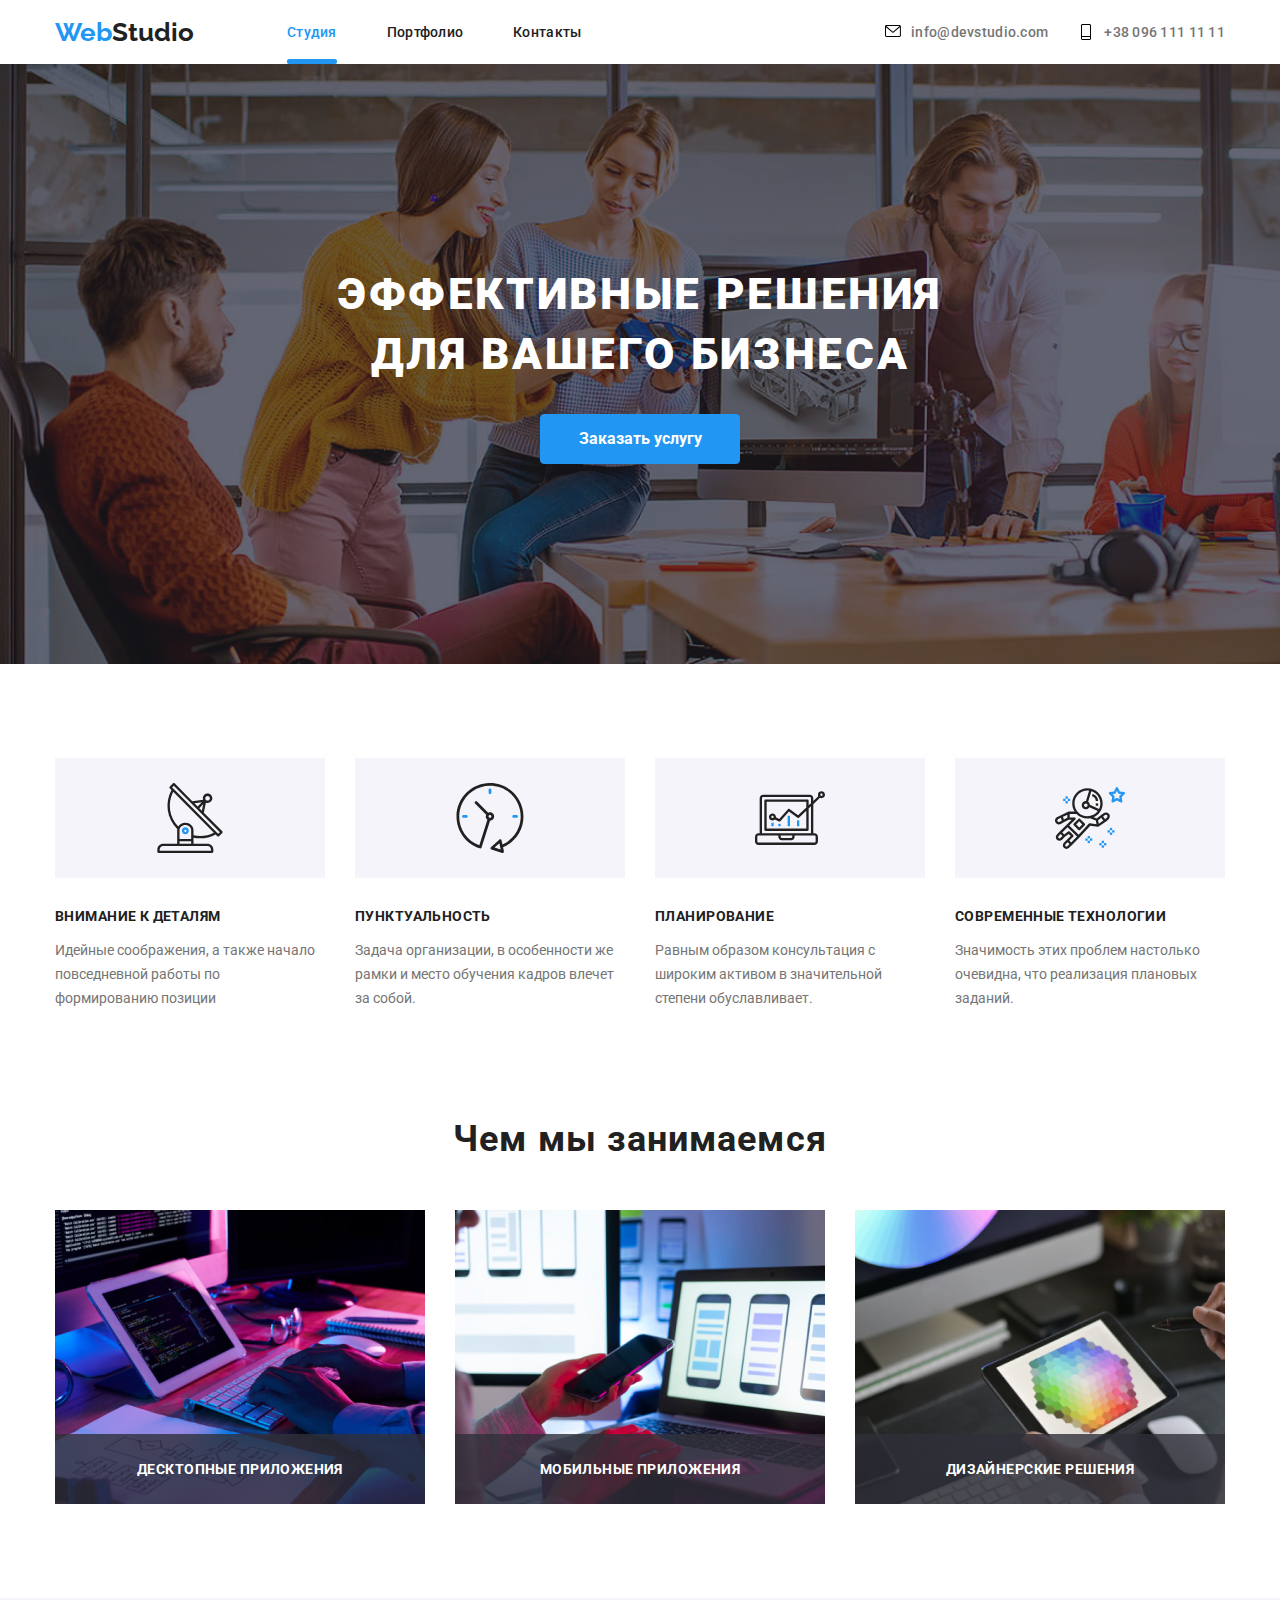
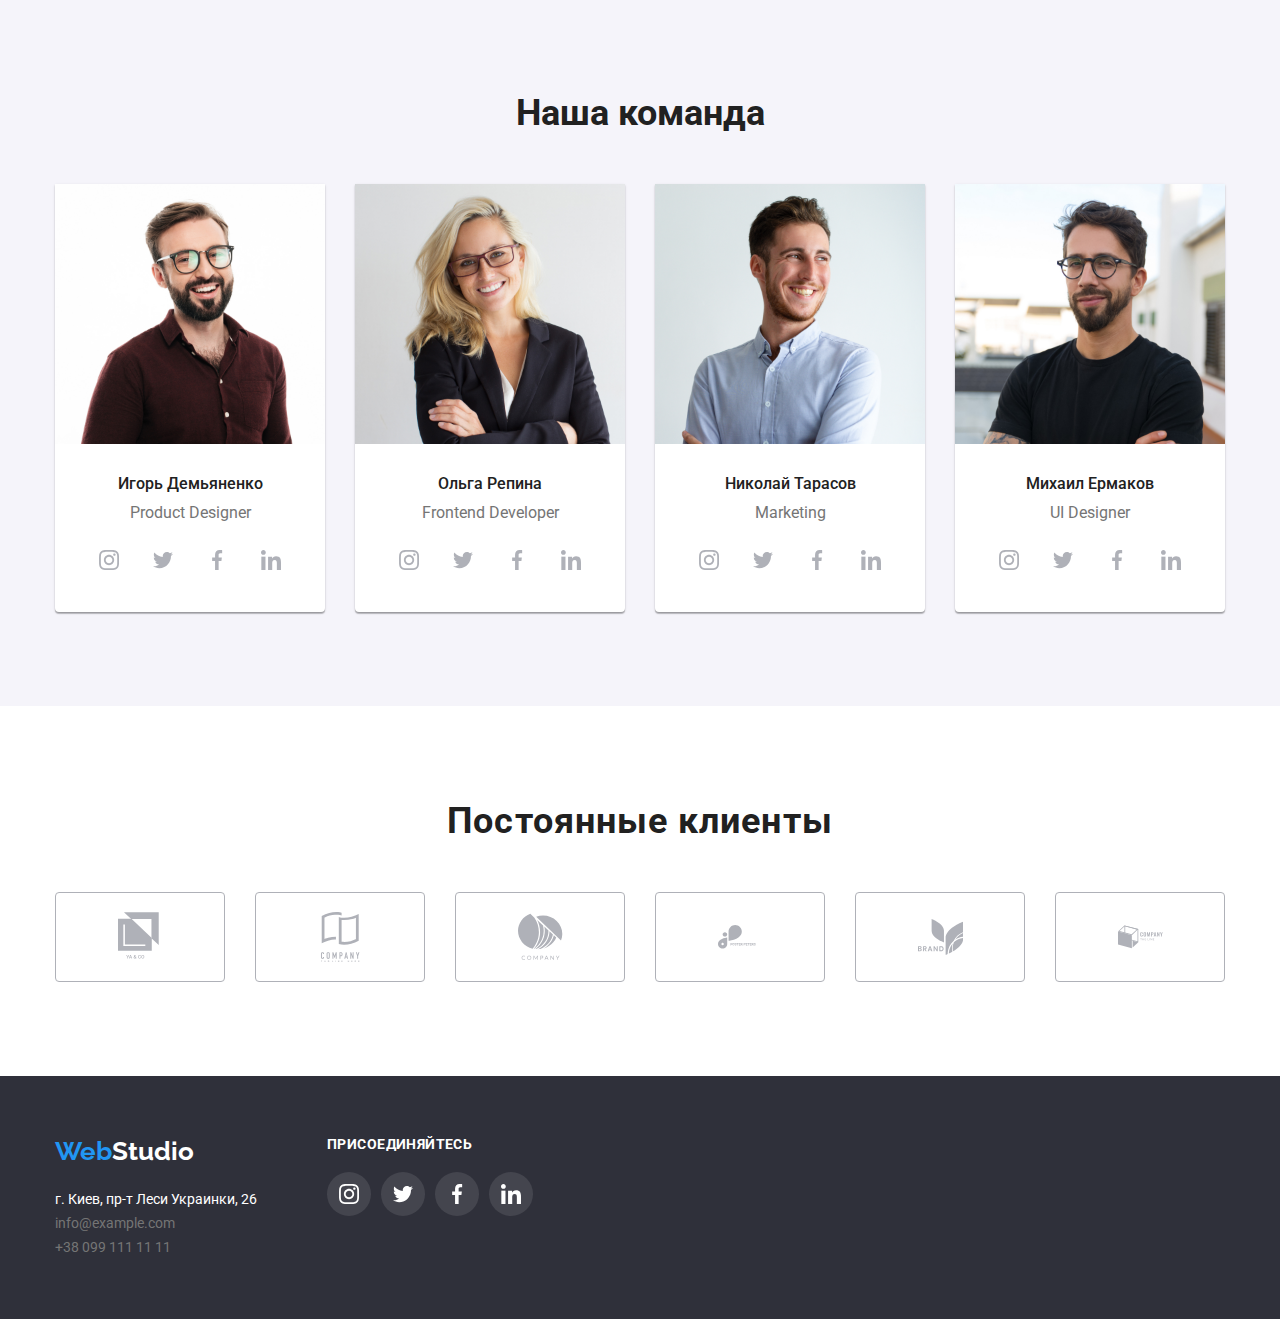
<file: index.html>
<!DOCTYPE html>
<html lang="en">

<head>
  <meta charset="UTF-8">
  <meta name="viewport" content="width=device-width, initial-scale=1.0">
  <link rel="stylesheet" href="https://cdnjs.cloudflare.com/ajax/libs/modern-normalize/1.0.0/modern-normalize.min.css">
  <link
    href="https://fonts.googleapis.com/css2?family=Raleway:wght@700;900&family=Roboto:ital,wght@0,100;0,400;0,500;0,700;0,900;1,400&display=swap"
    rel="stylesheet">
  <link rel="stylesheet" href="./css/main.css">
  <title>Web Studio</title>
</head>

<body>
  <header>
    <div class="container header-container">
      <nav class="header-navigation">
        <a href="./index.html" class="logo"><span class="logo-first">Web</span><span
            class="logo-second-black">Studio</span></a>
        <ul class="navigation">
          <li>
            <a class="current" href="./index.html">
              Студия
            </a>
          </li>
          <li>
            <a href="./portfolio.html">
              Портфолио
            </a>
          </li>
          <li>
            <a href="">
              Контакты
            </a>
          </li>
        </ul>
      </nav>
      <ul class="contact">
        <li>
          <a href="mailto:info@example.com" class="contact-text">
            <svg class="envelope">
              <use href="./img/sprite.svg#icon-envelope"></use>
            </svg>info@devstudio.com
          </a>
        </li>
        <li>
          <a href="tel:+380991111111" class="contact-text contact-text-vector">
            <svg class="vector">
              <use href="./img/sprite.svg#icon-vector"></use>
            </svg>+38 096 111 11 11</a>
        </li>
      </ul>
    </div>
  </header>
  <main>
    <section class="main-head">
      <h1>Эффективные решения<br />для вашего бизнеса</h1>
      <button class="button" type="button" data-modal-open>Заказать услугу</button>
    </section>
    <section class="advantages">
      <!-- <h2>Наши преимущества</h2> -->
      <!-- логический заголовок которого нет в верстке, добавлен для индексатора и будет скрыт при стилизации
    //-->
      <div class="container">
        <ul>
          <li class="advantages-items">
            <h3>
              Внимание к деталям
            </h3>
            <p>
              Идейные соображения, а также начало повседневной работы по формированию позиции
            </p>
          </li>
          <li class="advantages-items">
            <h3>
              Пунктуальность
            </h3>
            <p>
              Задача организации, в особенности же рамки и место обучения кадров влечет за собой.
            </p>
          </li>
          <li class="advantages-items">
            <h3>
              Планирование
            </h3>
            <p>
              Равным образом консультация с широким активом в значительной степени обуславливает.
            </p>
          </li>
          <li class="advantages-items">
            <h3>
              Современные технологии
            </h3>
            <p>
              Значимость этих проблем настолько очевидна, что реализация плановых заданий.
            </p>
          </li>
        </ul>
      </div>
    </section>
    <section class="work-types">
      <div class="container">
        <h2>Чем мы занимаемся</h2>
        <ul class="work-types-list">
          <li class="work-types-items">
            <a href=""><img src="./img/img.png" alt="Картинка" width="370"></a>
            <div class="description">
              <p>
                Десктопные приложения
              </p>
            </div>
          </li>
          <li class="work-types-items">
            <a href=""><img src="./img/img2.png" alt="Картинка" width="370"></a>
            <div class="description">
              <p>
                Мобильные приложения
              </p>
            </div>
          </li>
          <li class="work-types-items">
            <a href=""><img src="./img/img3.png" alt="Картинка" width="370"></a>
            <div class="description">
              <p>
                Дизайнерские решения
              </p>
            </div>
          </li>
        </ul>
      </div>
    </section>
    <section class="team">
      <div class="container">
        <h2>Наша команда</h2>
        <ul class="team-list">
          <li class="team-list-item">
            <img src="./img/photo/IgorDem.jpg" alt="Фото работника" width="270">
            <h3>Игорь Демьяненко</h3>
            <p>Product Designer</p>
            <div class="team-bottom-container">
              <div class="icon-container">
                <svg class="team-bottom-icon">
                  <use href="./img/sprite.svg#icon-instagram"></use>
                </svg>
              </div>
              <div class="icon-container">
                <svg class="team-bottom-icon">
                  <use href="./img/sprite.svg#icon-twitter"></use>
                </svg>
              </div>
              <div class="icon-container">
                <svg class="team-bottom-icon">
                  <use href="./img/sprite.svg#icon-facebook"></use>
                </svg>
              </div>
              <div class="icon-container">
                <svg class="team-bottom-icon">
                  <use href="./img/sprite.svg#icon-linkedin"></use>
                </svg>
              </div>
            </div>
          </li>
          <li class="team-list-item">
            <img src="./img/photo/OlgaRep.jpg" alt="Фото работника" width="270">
            <h3>Ольга Репина</h3>
            <p>Frontend Developer</p>
            <div class="team-bottom-container">
              <div class="icon-container">
                <svg class="team-bottom-icon">
                  <use href="./img/sprite.svg#icon-instagram"></use>
                </svg>
              </div>
              <div class="icon-container">
                <svg class="team-bottom-icon">
                  <use href="./img/sprite.svg#icon-twitter"></use>
                </svg>
              </div>
              <div class="icon-container">
                <svg class="team-bottom-icon">
                  <use href="./img/sprite.svg#icon-facebook"></use>
                </svg>
              </div>
              <div class="icon-container">
                <svg class="team-bottom-icon">
                  <use href="./img/sprite.svg#icon-linkedin"></use>
                </svg>
              </div>
            </div>
          </li>
          <li class="team-list-item">
            <img src="./img/photo/NicolayTar.jpg" alt="Фото работника" width="270">
            <h3>Николай Тарасов</h3>
            <p>Marketing</p>
            <div class="team-bottom-container">
              <div class="icon-container">
                <svg class="team-bottom-icon">
                  <use href="./img/sprite.svg#icon-instagram"></use>
                </svg>
              </div>
              <div class="icon-container">
                <svg class="team-bottom-icon">
                  <use href="./img/sprite.svg#icon-twitter"></use>
                </svg>
              </div>
              <div class="icon-container">
                <svg class="team-bottom-icon">
                  <use href="./img/sprite.svg#icon-facebook"></use>
                </svg>
              </div>
              <div class="icon-container">
                <svg class="team-bottom-icon">
                  <use href="./img/sprite.svg#icon-linkedin"></use>
                </svg>
              </div>
            </div>
          </li>
          <li class="team-list-item">
            <img src="./img/photo/MishaErm.jpg" alt="Фото работника" width="270">
            <h3>Михаил Ермаков</h3>
            <p>UI Designer</p>
            <div class="team-bottom-container">
              <div class="icon-container">
                <svg class="team-bottom-icon">
                  <use href="./img/sprite.svg#icon-instagram"></use>
                </svg>
              </div>
              <div class="icon-container">
                <svg class="team-bottom-icon">
                  <use href="./img/sprite.svg#icon-twitter"></use>
                </svg>
              </div>
              <div class="icon-container">
                <svg class="team-bottom-icon">
                  <use href="./img/sprite.svg#icon-facebook"></use>
                </svg>
              </div>
              <div class="icon-container">
                <svg class="team-bottom-icon">
                  <use href="./img/sprite.svg#icon-linkedin"></use>
                </svg>
              </div>
            </div>
          </li>
        </ul>
      </div>
    </section>
    <section class="our_client">
      <div class="container">
        <h2>Постоянные клиенты</h2>
        <ul class="client-list">
          <li class="client">
            <svg>
              <use href="./img/sprite-logo.svg#icon-logo-one"></use>
            </svg>
          </li>
          <li class="client"><svg>
              <use href="./img/sprite-logo.svg#icon-logo-two"></use>
            </svg></li>
          <li class="client"><svg>
              <use href="./img/sprite-logo.svg#icon-logo-three"></use>
            </svg></li>
          <li class="client"><svg>
              <use href="./img/sprite-logo.svg#icon-logo-four"></use>
            </svg></li>
          <li class="client"><svg>
              <use href="./img/sprite-logo.svg#icon-logo-five"></use>
            </svg></li>
          <li class="client"><svg>
              <use href="./img/sprite-logo.svg#icon-logo-six"></use>
            </svg></li>
        </ul>
      </div>
    </section>
  </main>
  <footer class="footer">
    <div class="container">
      <div class="footer-adress">
        <a href="" class="logo"><span class="logo-first">Web</span><span class="logo-second-white">Studio</span></a>
        <ul class="footer-contact">
          <li>
            <p>г. Киев, пр-т Леси Украинки, 26</p>
          </li>
          <li>
            <a href="mailto:info@example.com">
              info@example.com
            </a>
          </li>
          <li>
            <a href="tel:+380991111111">+38 099 111 11 11</a>
          </li>
        </ul>
      </div>
      <div class="footer-link">
        <h2>присоединяйтесь</h2>
        <ul class="footer-link-item">
          <li class="icon">
            <svg class="">
              <use href="./img/sprite.svg#icon-instagram"></use>
            </svg>
          </li>
          <li class="icon">
            <svg class="">
              <use href="./img/sprite.svg#icon-twitter"></use>
            </svg>
          </li>
          <li class="icon">
            <svg class="">
              <use href="./img/sprite.svg#icon-facebook"></use>
            </svg>
          </li>
          <li class="icon">
            <svg class="">
              <use href="./img/sprite.svg#icon-linkedin"></use>
            </svg>
          </li>
        </ul>
      </div>
    </div>
  </footer>
  <div class="backdrop is-hidden" data-modal>
    <div class="modal">
      <div class="modal-close-icon" data-modal-close>
        <svg>
          <use href="./img/sprite.svg#icon-close-icon"></use>
        </svg>
      </div>
    </div>
  </div>
  <script src="./js/modal.js"></script>
</body>

</html>
</file>
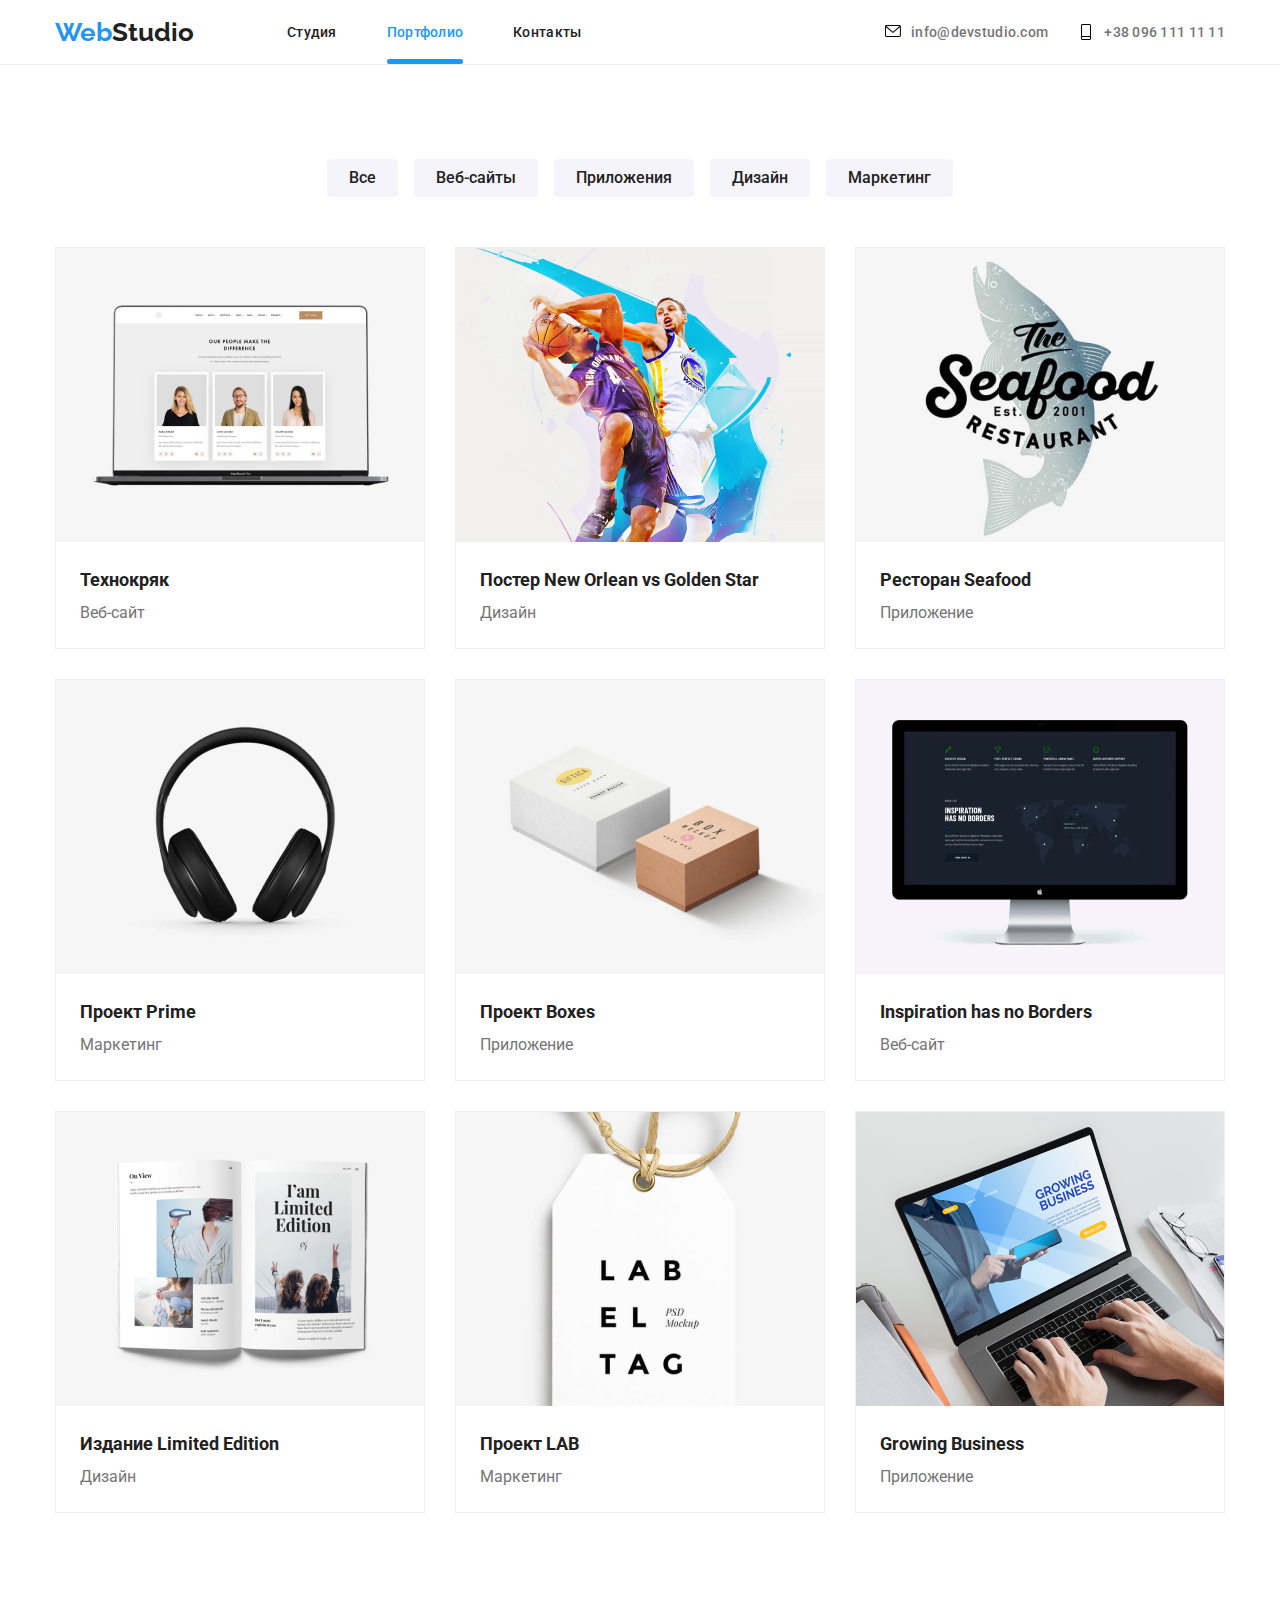
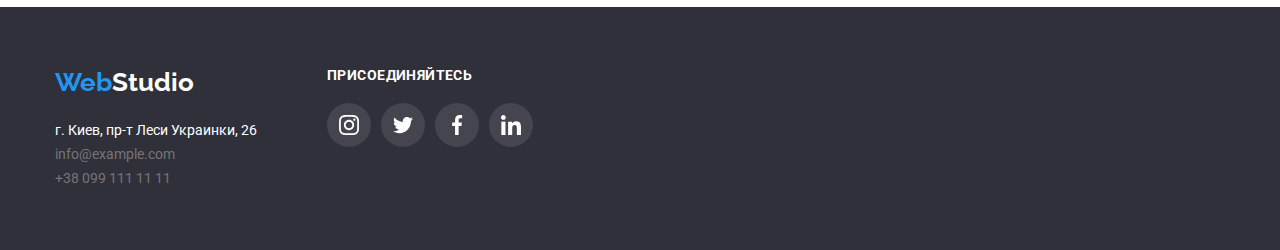
<file: portfolio.html>
<!DOCTYPE html>
<html lang="en">

<head>
  <meta charset="UTF-8">
  <meta name="viewport" content="width=device-width, initial-scale=1.0">
  <link
    href="https://fonts.googleapis.com/css2?family=Raleway:wght@700;900&family=Roboto:ital,wght@0,100;0,400;0,500;0,700;1,400&display=swap"
    rel="stylesheet">
  <link rel="stylesheet" href="./css/main.css">
  <link rel="stylesheet" href="https://cdnjs.cloudflare.com/ajax/libs/modern-normalize/1.0.0/modern-normalize.min.css">
  <title>Web Studio</title>
</head>

<body>
  <header class="portfolio-header">
    <div class="container header-container">
      <nav class="header-navigation">
        <a href="./index.html" class="logo"><span class="logo-first">Web</span><span
            class="logo-second-black">Studio</span></a>
        <ul class="navigation">
          <li>
            <a href="./index.html">
              Студия
            </a>
          </li>
          <li>
            <a class="current" href="./portfolio.html">
              Портфолио
            </a>
          </li>
          <li>
            <a href="">
              Контакты
            </a>
          </li>
        </ul>
      </nav>
      <ul class="contact">
        <li>
          <a href="mailto:info@example.com" class="contact-text">
            <svg class="envelope">
              <use href="./img/sprite.svg#icon-envelope"></use>
            </svg>info@devstudio.com
          </a>
        </li>
        <li>
          <a href="tel:+380991111111" class="contact-text contact-text-vector">
            <svg class="vector">
              <use href="./img/sprite.svg#icon-vector"></use>
            </svg>+38 096 111 11 11</a>
        </li>
      </ul>
    </div>
  </header>
  <main>
    <section class="portfolio">
      <div class="container">
        <div class="portfolio-nav">
          <button class="portf-nav-btn">Все</button>
          <button class="portf-nav-btn">Веб-сайты</button>
          <button class="portf-nav-btn">Приложения</button>
          <button class="portf-nav-btn">Дизайн</button>
          <button class="portf-nav-btn">Маркетинг</button>
        </div>
        <ul class="portfolio-item">
          <li class="item">
            <div class="item-image">
              <img src="./img/portfolio-image/img-one.png" alt="image" width="370" height="294">
              <div class="item-description">
                <p class="item-description-text">Технокряк это современная площадка распространения коронавируса.
                  Компании используют
                  эту платформу
                  для цифрового шпионажа и атак на защищённые сервера конкурентов.</p>
              </div>
            </div>
            <div class="item-text">
              <h2>Технокряк</h2>
              <p>Веб-сайт</p>
            </div>
          </li>
          <li class="item">
            <div class="item-image">
              <img src="./img/portfolio-image/img-two.png" alt="image" width="370" height="294">
              <div class="item-description">
                <p class="item-description-text">Технокряк это современная площадка распространения коронавируса.
                  Компании используют
                  эту платформу
                  для цифрового шпионажа и атак на защищённые сервера конкурентов.</p>
              </div>
            </div>
            <div class="item-text">
              <h2>Постер New Orlean vs Golden Star</h2>
              <p>Дизайн</p>
            </div>
          </li>
          <li class="item">
            <div class="item-image">
              <img src="./img/portfolio-image/img-three.png" alt="image" width="370" height="294">
              <div class="item-description">
                <p class="item-description-text">Технокряк это современная площадка распространения коронавируса.
                  Компании используют
                  эту платформу
                  для цифрового шпионажа и атак на защищённые сервера конкурентов.</p>
              </div>
            </div>
            <div class="item-text">
              <h2>Ресторан Seafood</h2>
              <p>Приложение</p>
            </div>
          </li>
          <li class="item">
            <div class="item-image">
              <img src="./img/portfolio-image/img-four.png" alt="image" width="370" height="294">
              <div class="item-description">
                <p class="item-description-text">Технокряк это современная площадка распространения коронавируса.
                  Компании используют
                  эту платформу
                  для цифрового шпионажа и атак на защищённые сервера конкурентов.</p>
              </div>
            </div>
            <div class="item-text">
              <h2>Проект Prime</h2>
              <p>Маркетинг</p>
            </div>
          </li>
          <li class="item">
            <div class="item-image">
              <img src="./img/portfolio-image/img-five.png" alt="image" width="370" height="294">
              <div class="item-description">
                <p class="item-description-text">Технокряк это современная площадка распространения коронавируса.
                  Компании используют
                  эту платформу
                  для цифрового шпионажа и атак на защищённые сервера конкурентов.</p>
              </div>
            </div>
            <div class="item-text">
              <h2>Проект Boxes</h2>
              <p>Приложение</p>
            </div>
          </li>
          <li class="item">
            <div class="item-image">
              <img src="./img/portfolio-image/img-six.png" alt="image" width="370" height="294">
              <div class="item-description">
                <p class="item-description-text">Технокряк это современная площадка распространения коронавируса.
                  Компании используют
                  эту платформу
                  для цифрового шпионажа и атак на защищённые сервера конкурентов.</p>
              </div>
            </div>
            <div class="item-text">
              <h2>Inspiration has no Borders</h2>
              <p>Веб-сайт</p>
            </div>
          </li>
          <li class="item">
            <div class="item-image">
              <img src="./img/portfolio-image/img-seven.png" alt="image" width="370" height="294">
              <div class="item-description">
                <p class="item-description-text">Технокряк это современная площадка распространения коронавируса.
                  Компании используют
                  эту платформу
                  для цифрового шпионажа и атак на защищённые сервера конкурентов.</p>
              </div>
            </div>
            <div class="item-text">
              <h2>Издание Limited Edition</h2>
              <p>Дизайн</p>
            </div>
          </li>
          <li class="item">
            <div class="item-image">
              <img src="./img/portfolio-image/img-eight.png" alt="image" width="370" height="294">
              <div class="item-description">
                <p class="item-description-text">Технокряк это современная площадка распространения коронавируса.
                  Компании используют
                  эту платформу
                  для цифрового шпионажа и атак на защищённые сервера конкурентов.</p>
              </div>
            </div>
            <div class="item-text">
              <h2>Проект LAB</h2>
              <p>Маркетинг</p>
            </div>
          </li>
          <li class="item">
            <div class="item-image">
              <img src="./img/portfolio-image/img-nine.png" alt="image" width="370" height="294">
              <div class="item-description">
                <p class="item-description-text">Технокряк это современная площадка распространения коронавируса.
                  Компании используют
                  эту платформу
                  для цифрового шпионажа и атак на защищённые сервера конкурентов.</p>
              </div>
            </div>
            <div class="item-text">
              <h2>Growing Business</h2>
              <p>Приложение</p>
            </div>
          </li>
        </ul>
      </div>
    </section>
  </main>
  <footer class="footer">
    <div class="container">
      <div class="footer-adress">
        <a href="" class="logo"><span class="logo-first">Web</span><span class="logo-second-white">Studio</span></a>
        <ul class="footer-contact">
          <li>
            <p>г. Киев, пр-т Леси Украинки, 26</p>
          </li>
          <li>
            <a href="mailto:info@example.com">
              info@example.com
            </a>
          </li>
          <li>
            <a href="tel:+380991111111">+38 099 111 11 11</a>
          </li>
        </ul>
      </div>
      <div class="footer-link">
        <h2>присоединяйтесь</h2>
        <ul class="footer-link-item">
          <li class="icon">
            <svg class="">
              <use href="./img/sprite.svg#icon-instagram"></use>
            </svg>
          </li>
          <li class="icon">
            <svg class="">
              <use href="./img/sprite.svg#icon-twitter"></use>
            </svg>
          </li>
          <li class="icon">
            <svg class="">
              <use href="./img/sprite.svg#icon-facebook"></use>
            </svg>
          </li>
          <li class="icon">
            <svg class="">
              <use href="./img/sprite.svg#icon-linkedin"></use>
            </svg>
          </li>
        </ul>
      </div>
    </div>
  </footer>
</body>

</html>
</file>
<file: css/main.css>
:root {
  --primary-text-color: #212121;
  --secondary-text-color: #757575;
  --optional-text-color: #2196F3;
  --white-text-color: #ffffff;
  --background-color: #2F303A;
  --secondary-background-color: #F5F4FA;
}
* {
  box-sizing: border-box;
}
body {
  font-family: Roboto, sans-serif;
}
ul {
  list-style-type: none;
}
img {
  display: block;
}
.container {
  width: 1200px;
  padding: 0px 15px;
  margin: 0 auto;
}
header {
  background-color: #ffffff;
  padding: 0px;
  margin: 0;
  box-sizing: border-box;
}
.portfolio-header {
  background-color: #ffffff;
  padding: 0px;
  margin: 0;
  box-sizing: border-box;
  border-bottom: 1px solid #ECECEC;;
}
.header-container {
  display: flex;
  justify-content: space-between;
}
.header-navigation {
  display: flex;
  align-items: center;
}
.navigation {
  display: flex;
  margin: 0;
}
.logo {
  text-decoration: none;
  font-family: Raleway;
  font-style: normal;
  font-weight: bold;
  font-size: 26px;
  line-height: 31px;
}
.logo-first {
  color: var(--optional-text-color);
}
.logo-second-black {
  color: var(--primary-text-color);
}
.logo-second-white{
  color: var(--white-text-color);
}
.navigation {
  padding-left: 93px;
}
.navigation a {
  text-decoration: none;
  font-family: Roboto;
  font-style: normal;
  font-weight: 500;
  font-size: 14px;
  line-height: 16px;
  letter-spacing: 0.02em;
  display: flex;
  align-items: center;
  height: 100%;
}
.navigation a:not(.current) {
  color: #212121;
}
.current {
  color: var(--optional-text-color);
}
.navigation li:not(:last-child) {
  margin-right: 50px;
}
.navigation li {
  height: 64px;
  display: flex;
  flex-direction: column;
  justify-content: center;
  position: relative;
}
.current::after {
  content: "";
  display: block;
  width: 100%;
  height: 5px;
  background-color: var(--optional-text-color);
  border-radius: 2px;
  position: absolute;
  bottom: 0;
  left: 0;
  }
.contact {
  color: var(--secondary-text-color);
  list-style-type: none;
  font-family: Roboto;
  font-style: normal;
  font-weight: 500;
  font-size: 14px;
  line-height: 16px;
  letter-spacing: 0.02em;
  display: flex;
  align-items: center;
  justify-content: space-around;
  margin: 0;
  padding: 0;
}
.contact li:first-child {
  margin-right: 30px;
}
.contact .envelope {
  width: 16px;
  height: 12px;
  margin-right: 10px;
  transition: fill 250ms  cubic-bezier(0.4, 0, 0.2, 1);
}
.contact .vector {
  width: 16px;
  height: 18px;
  margin-right: 10px;
  transition: fill 250ms  cubic-bezier(0.4, 0, 0.2, 1);
}
.contact-text  {
  color: var(--secondary-text-color);
  text-decoration: none;
  display: flex;
  align-items: baseline;
  transition: color 250ms  cubic-bezier(0.4, 0, 0.2, 1);
}
.contact-text-vector {
  align-items: center;
}
.contact-text:hover svg,
.contact-text:focus svg,
.contact-text:focus,
.contact-text:hover {
color: var(--optional-text-color);
fill: var(--optional-text-color);
}
.main-head {
background-color:var(--background-color);
color: var(--white-text-color);
text-transform: uppercase;
font-family: Roboto;
font-style: normal;
font-weight: 900;
font-size: 44px;
line-height: 60px;
display: flex;
flex-direction: column;
align-items: center;
padding: 200px 0px;
background-image:linear-gradient(
  to right,
  rgba(47, 48, 58, 0.4),
  rgba(47, 48, 58, 0.4)
  ),
  url(../img/background-hero.jpg);
  background-repeat: no-repeat;
  background-size: cover;
}
.main-head h1 {
  margin: 0px 0px 30px 0px;
  text-align: center;
  font-family: Roboto;
  font-style: normal;
  font-weight: 900;
  font-size: 44px;
  letter-spacing: 0.06em;
}
.button {
  color: var(--white-text-color);
  background-color: var(--optional-text-color);
  border: 1px solid var(--optional-text-color);
  border-radius: 4px;
  width: 200px;
  height: 50px;
  font-family: Roboto;
  font-style: normal;
  font-weight: bold;
  font-size: 16px;
  line-height: 30px;
  margin: 0;
  padding: 0;
  cursor: pointer;
  transition: all 250ms cubic-bezier(0.4, 0, 0.2, 1);
  outline:none;
}
.button:hover,
.button:focus {
  border: 1px solid #074f8a;
  font-size: 18px;
  outline: none;
}
.button:active {
  border: 1px solid #074f8a;
  outline: none;
}
.advantages {
  color: var(--secondary-text-color);
  font-family: Roboto;
  font-weight: normal;
  font-size: 14px;
  line-height: 24px;
  font-style: normal;
  display: flex;
  justify-content: center;
  padding: 94px 0px;
}
.advantages ul {
  display: flex;
  justify-content: space-between;
  padding: 0;
  margin: 0;
}
.advantages-items {
  width: 270px;
}
.advantages-items:first-child::before {
  content:"";
  display: block;
  width: 270px;
  height: 120px;
  background-color: #F5F4FA;
  background-image: url(../img/svg/antenna.svg);
  background-repeat: no-repeat;
  background-position: center;
  margin-bottom: 30px;
}
.advantages-items:nth-child(2)::before {
  content:"";
  display: block;
  width: 270px;
  height: 120px;
  background-color: #F5F4FA;
  background-image: url(../img/svg/clock.svg);
  background-repeat: no-repeat;
  background-position: center;
  margin-bottom: 30px;
}
.advantages-items:nth-child(3)::before {
  content:"";
  display: block;
  width: 270px;
  height: 120px;
  background-color: #F5F4FA;
  background-image: url(../img/svg/diagram.svg);
  background-repeat: no-repeat;
  background-position: center;
  margin-bottom: 30px;
}
.advantages-items:nth-child(4)::before {
  content:"";
  display: block;
  width: 270px;
  height: 120px;
  background-color: #F5F4FA;
  background-image: url(../img/svg/astronaut.svg);
  background-repeat: no-repeat;
  background-position: center;
  margin-bottom: 30px;
}
.advantages h3 {
color: var(--primary-text-color);
font-family: Roboto;
font-style: normal;
font-weight: bold;
font-size: 14px;
line-height: 16px;
letter-spacing: 0.03em;
text-transform: uppercase;
margin-top: 0;
}
.work-types {
  color: var(--primary-text-color);
  font-family: Roboto;
  font-weight: bold;
  font-size: 36px;
  line-height: 42px;
  font-style: normal;
  display: flex;
  flex-direction: column;
  align-items: center;
  padding-bottom: 94px;
}
.work-types h2 {
  margin: 0px 0px 50px 0px;
  font-family: Roboto;
  font-style: normal;
  font-weight: bold;
  font-size: 36px;
  line-height: 42px;
  letter-spacing: 0.03em;
  color: var(--primary-text-color);
  text-align: center;
}
.work-types-list {
  display: flex;
  margin: 0;
  padding: 0;
  justify-content: space-between;
}
.description {
  width: 100%;
  min-height: 70px;
  background: rgba(47, 48, 58, 0.8);
  position: absolute;
  bottom: 0;
  left: 0;
  display: flex;
  flex-direction: column;
  justify-content: center;
  cursor: pointer;
}
.description p {
  font-family: Roboto;
  font-style: normal;
  font-weight: bold;
  font-size: 14px;
  line-height: 16px;
  text-align: center;
  letter-spacing: 0.03em;
  text-transform: uppercase;
  color: #FFFFFF;
  margin: 0;
}
.work-types-items {
  margin: 0;
  position: relative;
}
.team {
  color: var(--primary-text-color);
  background-color:var(--secondary-background-color);
  padding: 94px 0px;
}
.team-list {
  display: flex;
  margin: 0;
  padding: 0;
  justify-content: space-between;
}
.team-bottom-container {
  display: flex;
  padding: 16px 32px 30px 32px;
  justify-content: space-between;
}
.icon-container{
  width: 44px;
  height: 44px;
  background-color: #fff;
  border-radius: 50%;
  display: flex;
  align-items: center;
  justify-content: center;
  transition: background-color 250ms  cubic-bezier(0.4, 0, 0.2, 1);
}
.icon-container:hover,
.icon-container:hover .team-bottom-icon {
  background-color: var(--optional-text-color);
  fill: #fff;
  cursor: pointer;
}
.team-bottom-icon {
  transition: all 250ms  cubic-bezier(0.4, 0, 0.2, 1);
}
.team-list-item svg {
  width: 20px;
  height: 20px;
  display: block;
  fill: #AFB1B8;
  background-color: #fff;
}
.team-list-item svg:hover {
  width: 20px;
  height: 20px;
  display: block;
  fill: #fff;
  background-color: var(--optional-text-color);
}
.team-list li {
  background-color: #ffffff;
  box-shadow: 0px 1px 3px rgba(0, 0, 0, 0.12), 0px 1px 1px rgba(0, 0, 0, 0.14), 0px 2px 1px rgba(0, 0, 0, 0.2);
  border-radius: 0px 0px 4px 4px;
  text-align: center;
}
.team h2 {
  font-family: Roboto;
  font-style: normal;
  font-weight: bold;
  font-size: 36px;
  line-height: 42px;
  margin-bottom: 50px;
  margin-top: 0;
  text-align: center;
}
.team h3 {
  font-family: Roboto;
  font-style: normal;
  font-weight: 500;
  font-size: 16px;
  line-height: 19px;
  margin: 30px 0px 10px 0px;
}
.team p {
  color: var(--secondary-text-color);
  font-family: Roboto;
  font-weight: normal;
  font-size: 16px;
  line-height: 19px;
  font-style: normal;
  margin: 0;
}
.our_client {
  padding: 94px 0;
}
.our_client h2 {
  text-align: center;
  margin: 0;
  margin-bottom: 50px;
  font-family: Roboto;
  font-style: normal;
  font-weight: bold;
  font-size: 36px;
  line-height: 42px;
  letter-spacing: 0.03em;
  color: var(--primary-text-color);
}
.client-list {
  display: flex;
  margin: 0;
  padding: 0;
  justify-content: space-between;
}
.client {
  width: 170px;
  height: 90px;
  border: 1px solid #AFB1B8;
  border-radius: 4px;
  display: flex;
  justify-content: center;
  align-items: center;
  transition: border-color 250ms  cubic-bezier(0.4, 0, 0.2, 1);
}
.client svg {
  width: 45px;
  height: 50px;
  fill: #AFB1B8;
  transition: fill 250ms  cubic-bezier(0.4, 0, 0.2, 1);
}
.client:hover,
.client:hover svg,
.client:focus,
.client:focus svg {
  fill: var(--optional-text-color);
  border-color: var(--optional-text-color);
  cursor: pointer;
}
.portfolio {
  padding: 94px 0px 94px 0px;
}
.portfolio-nav {
  display: flex;
  justify-content: center;
  margin: 0px 0px 50px 0px;
  padding: 0px; 
}
.portfolio-nav li{
  margin: 0px 8px;
  padding: 6px 22px;
  background: #F5F4FA;
  border-radius: 4px;
}
.portf-nav-btn {
  color: var(--primary-text-color);
  background-color: var(--secondary-background-color);
  border: none;
  border-radius: 4px;
  text-decoration: none;
  font-family: Roboto;
  font-style: normal;
  font-weight: 500;
  font-size: 16px;
  line-height: 26px;
  padding: 6px 22px;
  margin: 0px 8px;
  transition: all 250ms cubic-bezier(0.4, 0, 0.2, 1);
}
.portf-nav-btn:hover,
.portf-nav-btn:focus
 {
  color: var(--white-text-color);
  background-color: var(--optional-text-color);
  border: none;
  border-radius: 4px;
  text-decoration: none;
  outline: none;
  box-shadow: 0px 3px 1px rgba(0, 0, 0, 0.1), 0px 1px 2px rgba(0, 0, 0, 0.08), 0px 2px 2px rgba(0, 0, 0, 0.12);
}
.portfolio-item {
  color: var(--primary-text-color);
  display: flex;
  flex-wrap: wrap;
  padding: 0;
  margin: -15px;
}
.item-text {
  padding: 20px 24px;
}
.portfolio-item h2 {
  font-family: Roboto;
  font-style: normal;
  font-weight: bold;
  font-size: 18px;
  line-height: 36px;
  margin: 0;
}
.item {
background-color: #ffffff;
border: 1px solid #EEEEEE;
margin: 15px;
width: 370px;
position: relative;
}
.item-image {
  position: relative;
  overflow: hidden;
}
.item-description {
  width: 100%;
  height: 100%;
  background: rgba(33, 150, 243, 0.9);
  display: flex;
  align-items: center;
  position: absolute;
  top: 100%;
  left: 0;
  transition: transform 250ms cubic-bezier(0.4, 0, 0.2, 1);
}
.item-description .item-description-text {
  padding: 0 24px;
  font-family: Roboto;
  font-weight: normal;
  font-size: 18px;
  line-height: 28px;
  font-style: normal;
  letter-spacing: 0.03em;
  color: #FFFFFF;
}
.item:hover {
  box-shadow: 0px 1px 1px rgba(0, 0, 0, 0.12), 0px 4px 4px rgba(0, 0, 0, 0.06), 1px 4px 6px rgba(0, 0, 0, 0.16);
  cursor: pointer;
}
.item:hover .item-description {
  transform: translateY(-100%);
}
.portfolio-item p {
  color: var(--secondary-text-color);
  font-family: Roboto;
  font-style: normal;
  font-weight: normal;
  font-size: 16px;
  line-height: 30px;
  margin: 0;
}
.portfolio-item img {
  width: 370px;
  height: 294px;
}
.footer-contact {
  margin: 20px 0px 0px 0px;
  padding: 0;
}
.footer .container {
  display: flex;
}
.footer-adress {
  display: flex;
  flex-direction: column;
  margin-right: 70px;
}
.footer-link-item {
  display: flex;
  margin: 0;
  padding: 0;
}
.footer-link h2 {
  font-family: Roboto;
  font-style: normal;
  font-weight: bold;
  font-size: 14px;
  line-height: 16px;
  letter-spacing: 0.03em;
  text-transform: uppercase;
  color: #FFFFFF;
  margin: 0;
  margin-bottom: 20px;
}
.icon {
  width: 44px;
  height: 44px;
  background-color: rgba(255, 255, 255, 0.1);
  border-radius: 50%;
  display: flex;
  justify-content: center;
  align-items: center; 
  transition: all 250ms  cubic-bezier(0.4, 0, 0.2, 1);
}
.icon:not(:last-child) {
 margin-right: 10px;
}
.icon svg {
  width: 20px;
  height: 20px;
  fill: #fff ;
}
.icon:hover {
  background-color: var(--optional-text-color);
  cursor: pointer;
}
.footer {
  color: var(--secondary-text-color);
  background-color: var(--background-color);
  font-family: Roboto;
  font-style: normal;
  font-weight: normal;
  font-size: 14px;
  line-height: 24px;
  padding: 60px 0;
}
.footer p {
  color:var(--white-text-color);
  margin: 0;
}
.footer a {
  text-decoration: none;
  color: var(--secondary-text-color);
}
.backdrop {
  position: fixed;
  background: rgba(0, 0, 0, 0.2);
  width: 100%;
  height: 100%;
  left: 0;
  top: 0;
  transition: all 250ms cubic-bezier(0.4, 0, 0.2, 1);
}
.modal {
  position: absolute;
  width: 530px;
  height: 580px;
  left: 50%;
  top: 50%;
  transform: translate(-50%, -50%);
  background: #FFFFFF;
  box-shadow: 0px 1px 3px rgba(0, 0, 0, 0.12), 0px 1px 1px rgba(0, 0, 0, 0.14), 0px 2px 1px rgba(0, 0, 0, 0.2);
  border-radius: 4px;
}
.modal-close-icon {
  width: 30px;
  height: 30px;
  border: 1px solid rgba(0, 0, 0, 0.1);
  border-radius: 50%;
  display: flex;
  align-items: center;
  justify-content: center;
  position: absolute;
  right: 8px;
  top: 8px;
  transition: all 250ms  cubic-bezier(0.4, 0, 0.2, 1);
}
.modal-close-icon:hover {
  background-color: var(--optional-text-color);
  border: 1px solid black;
}
.modal svg {
  width: 11px;
  height: 11px;
}
.is-hidden {
  opacity: 0;
  visibility: hidden;
  pointer-events: none;
  transform: scale(0)
}
</file>
